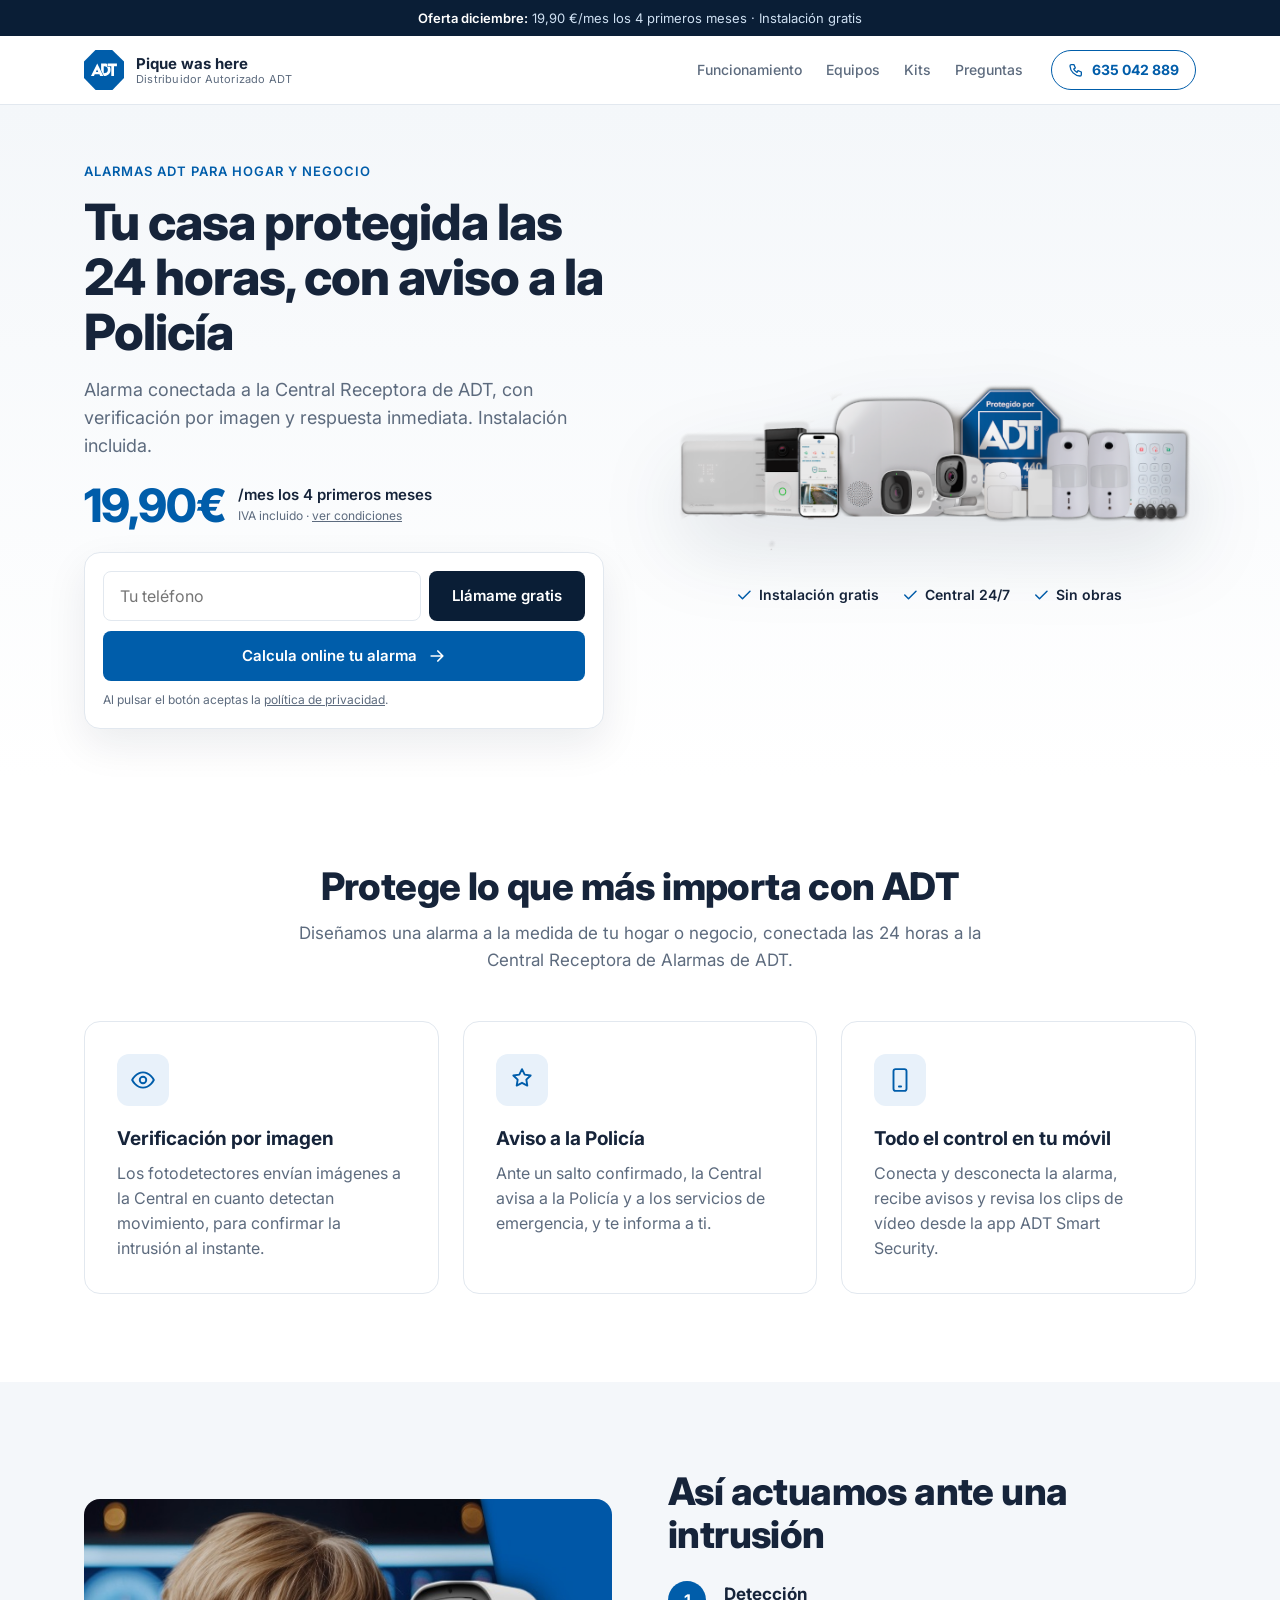
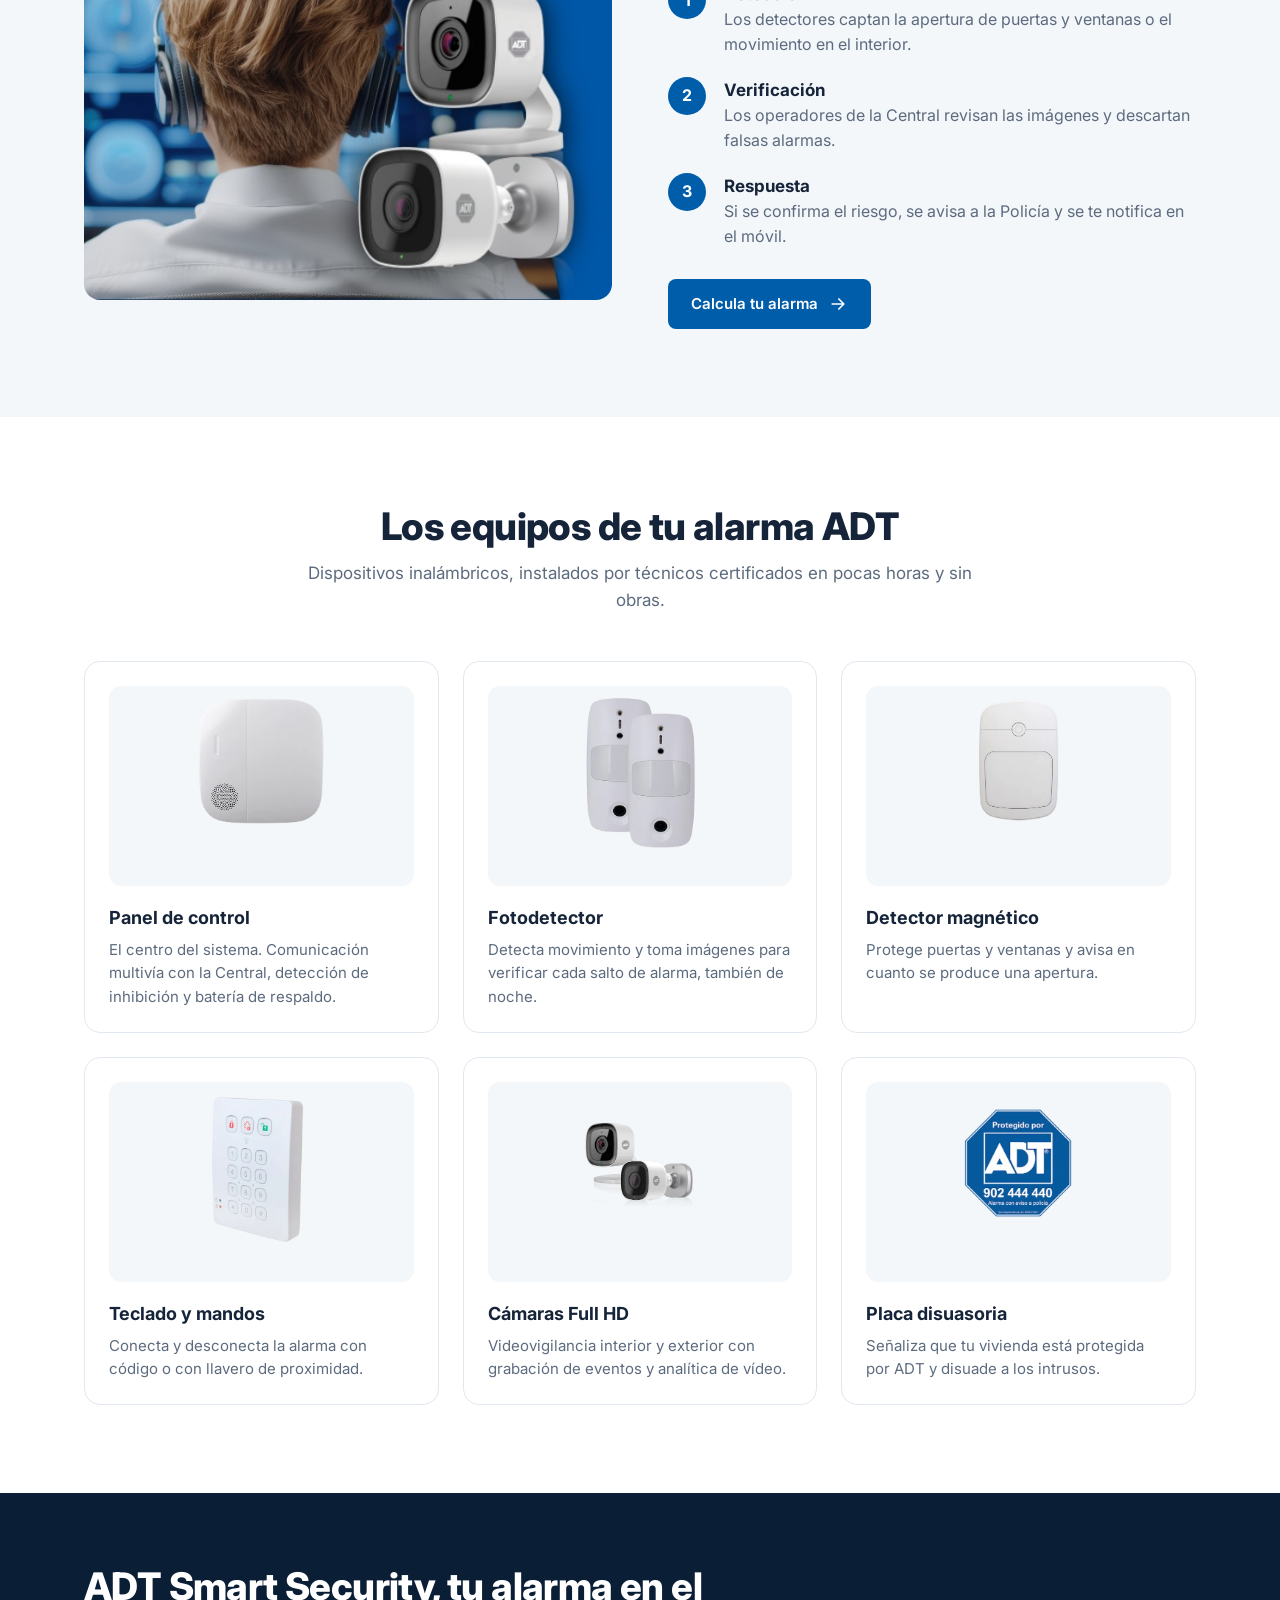
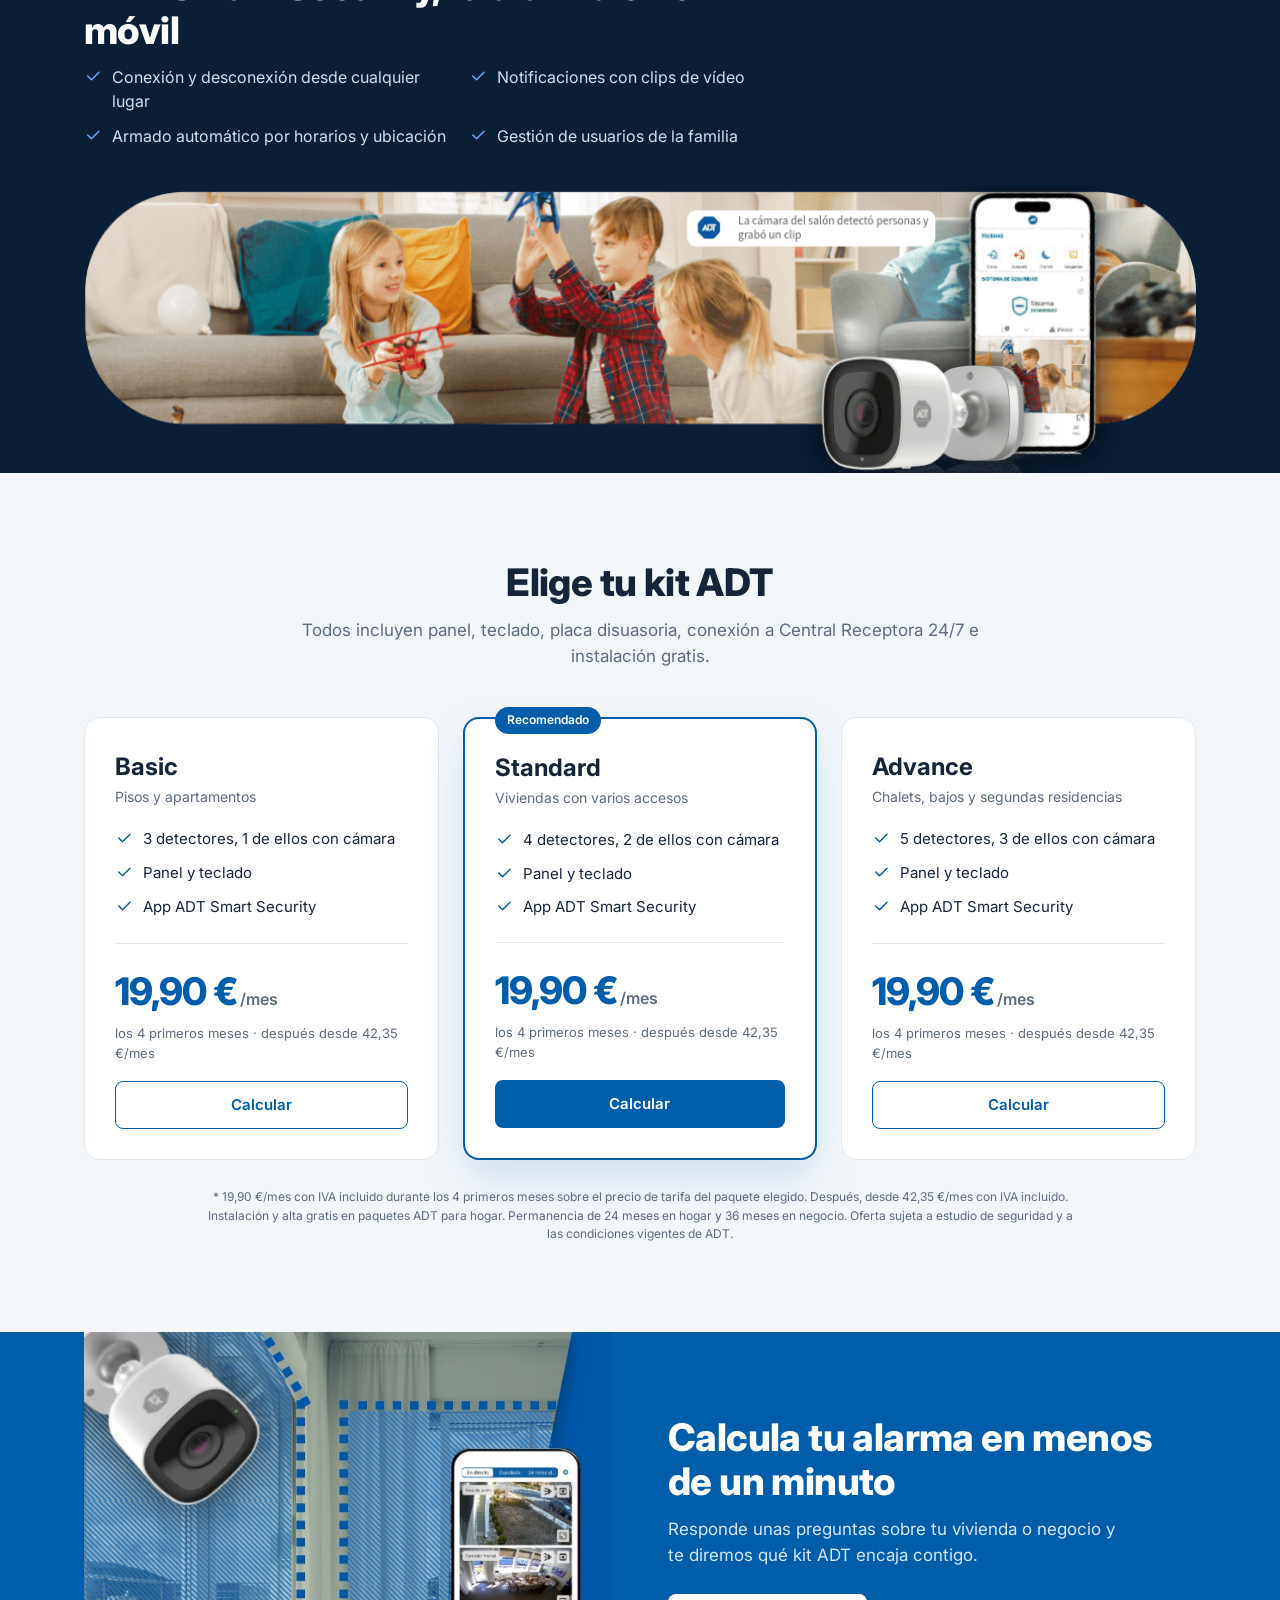
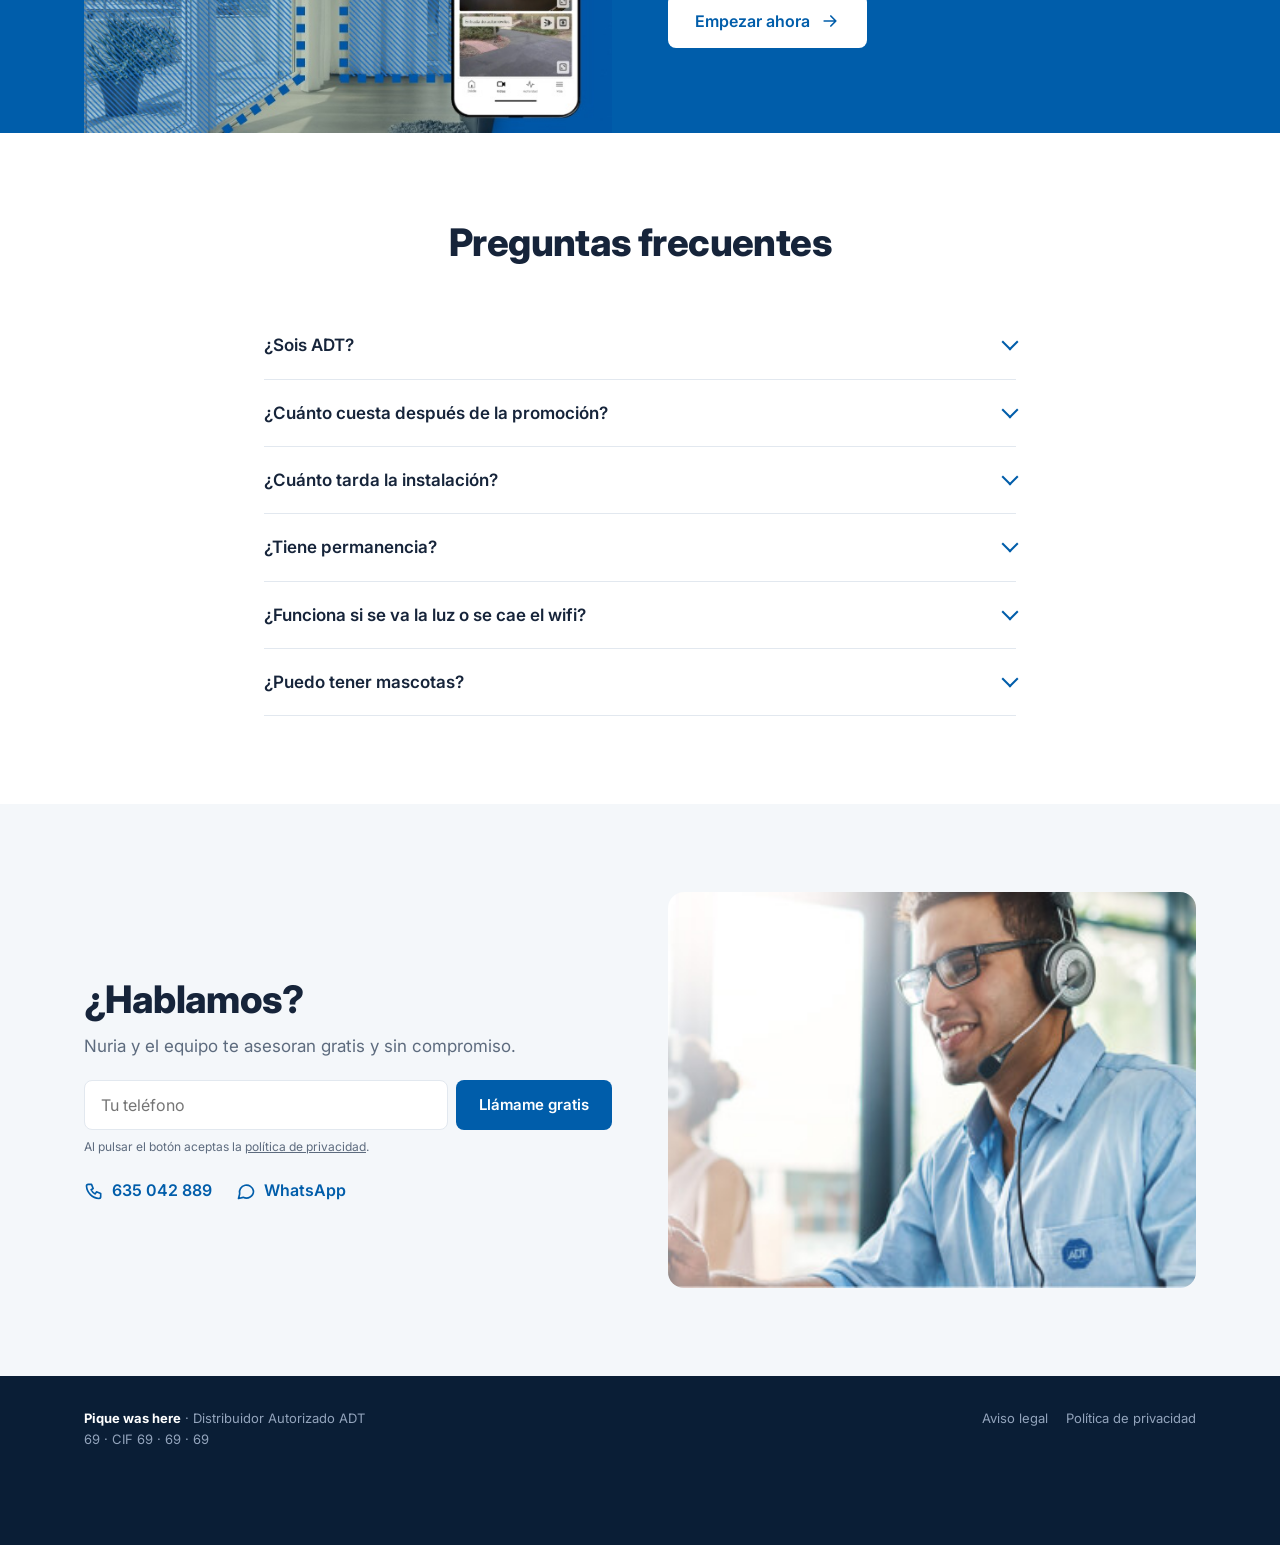
<file: index.html>
<!doctype html>
<html lang="es">
<head>
<meta charset="utf-8">
<meta name="viewport" content="width=device-width, initial-scale=1">
<title>Alarmas ADT · Distribuidor Autorizado | Calcula tu alarma</title>
<meta name="description" content="Alarmas ADT para hogar y negocio conectadas a Central Receptora 24h con aviso a Policía. Instalación gratis. Calcula tu alarma en menos de un minuto.">
<link rel="icon" href="img/logo-adt.svg">
<link rel="preconnect" href="https://fonts.googleapis.com">
<link rel="preconnect" href="https://fonts.gstatic.com" crossorigin>
<link href="https://fonts.googleapis.com/css2?family=Inter:wght@400;500;600;700;800&display=swap" rel="stylesheet">
<link rel="stylesheet" href="styles.css">
</head>
<body>

<svg width="0" height="0" style="position:absolute" aria-hidden="true">
  <symbol id="i-phone" viewBox="0 0 24 24"><path d="M5 4h4l2 5-2.5 1.5a11 11 0 0 0 5 5L15 13l5 2v4a2 2 0 0 1-2 2A16 16 0 0 1 3 6a2 2 0 0 1 2-2"/></symbol>
  <symbol id="i-wa" viewBox="0 0 24 24"><path d="M21 12a8.5 8.5 0 0 1-12.4 7.6L3 21l1.4-5.4A8.5 8.5 0 1 1 21 12z"/></symbol>
  <symbol id="i-shield" viewBox="0 0 24 24"><path d="M12 3l8 3v6c0 5-3.5 8-8 9-4.5-1-8-4-8-9V6l8-3z"/><path d="M9 12l2 2 4-4"/></symbol>
  <symbol id="i-eye" viewBox="0 0 24 24"><path d="M2 12s3.5-7 10-7 10 7 10 7-3.5 7-10 7S2 12 2 12z"/><circle cx="12" cy="12" r="3"/></symbol>
  <symbol id="i-police" viewBox="0 0 24 24"><path d="M12 2l2.5 5 5.5.8-4 3.9.9 5.5L12 14.6 7.1 17.2l.9-5.5-4-3.9 5.5-.8z"/></symbol>
  <symbol id="i-app" viewBox="0 0 24 24"><rect x="6" y="2" width="12" height="20" rx="2"/><path d="M11 18h2"/></symbol>
  <symbol id="i-signal" viewBox="0 0 24 24"><path d="M2 20h.01M7 20v-4M12 20v-8M17 20V8M22 4v16"/></symbol>
  <symbol id="i-tool" viewBox="0 0 24 24"><path d="M14.7 6.3a4 4 0 0 0-5.4 5.4L3 18l3 3 6.3-6.3a4 4 0 0 0 5.4-5.4l-2.5 2.5-2.4-.6-.6-2.4z"/></symbol>
  <symbol id="i-clock" viewBox="0 0 24 24"><circle cx="12" cy="12" r="9"/><path d="M12 7v5l3 2"/></symbol>
  <symbol id="i-check" viewBox="0 0 24 24"><path d="M5 12l5 5L20 7"/></symbol>
  <symbol id="i-arrow" viewBox="0 0 24 24"><path d="M5 12h14M13 6l6 6-6 6"/></symbol>
  <symbol id="i-back" viewBox="0 0 24 24"><path d="M19 12H5M11 6l-6 6 6 6"/></symbol>
  <symbol id="i-x" viewBox="0 0 24 24"><path d="M6 6l12 12M18 6L6 18"/></symbol>
</svg>

<div class="topbar">
  <strong>Oferta <span data-month></span>:</strong>&nbsp;<span data-cfg="ofertaPrecio"></span>&nbsp;€/mes los <span data-cfg="ofertaMeses"></span> primeros meses · Instalación gratis
</div>

<header class="header">
  <div class="wrap header-in">
    <a href="#" class="brand" aria-label="Inicio">
      <img src="img/logo-adt.svg" alt="ADT" width="40" height="40">
      <span class="brand-text">
        <strong data-cfg="nombre"></strong>
        <small>Distribuidor Autorizado ADT</small>
      </span>
    </a>
    <nav class="nav">
      <a href="#funcionamiento">Funcionamiento</a>
      <a href="#equipos">Equipos</a>
      <a href="#kits">Kits</a>
      <a href="#faq">Preguntas</a>
    </nav>
    <a class="phone-pill js-tel" href="#"><svg><use href="#i-phone"/></svg><span data-cfg="telefonoVisible"></span></a>
  </div>
</header>

<main>
<!-- HERO -->
<section class="hero">
  <div class="wrap hero-in">
    <div class="hero-copy">
      <p class="kicker">Alarmas ADT para hogar y negocio</p>
      <h1>Tu casa protegida las 24 horas, con aviso a la Policía</h1>
      <p class="lead">Alarma conectada a la Central Receptora de ADT, con verificación por imagen y respuesta inmediata. Instalación incluida.</p>
      <div class="price-line">
        <span class="price-big"><span data-cfg="ofertaPrecio"></span>€</span>
        <span class="price-txt">/mes los <span data-cfg="ofertaMeses"></span> primeros meses<br><small>IVA incluido · <a href="#condiciones">ver condiciones</a></small></span>
      </div>

      <div class="hero-card">
        <form class="callme" data-source="Cabecera" novalidate>
          <label class="sr" for="hero-tel">Teléfono</label>
          <input id="hero-tel" name="telefono" type="tel" inputmode="tel" autocomplete="tel" placeholder="Tu teléfono">
          <button class="btn btn-dark" type="submit">Llámame gratis</button>
        </form>
        <button class="btn btn-primary btn-calc js-open-calc" type="button">Calcula online tu alarma <svg><use href="#i-arrow"/></svg></button>
        <p class="legal-mini">Al pulsar el botón aceptas la <a href="privacidad.html" target="_blank">política de privacidad</a>.</p>
        <p class="form-msg" hidden></p>
      </div>
    </div>
    <div class="hero-visual">
      <img src="img/bodegon.png" alt="Equipos de alarma ADT: panel, cámaras, detectores, teclado, placa disuasoria y app" width="600" height="327">
      <ul class="hero-badges">
        <li><svg><use href="#i-check"/></svg>Instalación gratis</li>
        <li><svg><use href="#i-check"/></svg>Central 24/7</li>
        <li><svg><use href="#i-check"/></svg>Sin obras</li>
      </ul>
    </div>
  </div>
</section>

<!-- BENEFICIOS -->
<section class="section" id="funcionamiento">
  <div class="wrap">
    <div class="sec-head">
      <h2>Protege lo que más importa con ADT</h2>
      <p>Diseñamos una alarma a la medida de tu hogar o negocio, conectada las 24 horas a la Central Receptora de Alarmas de ADT.</p>
    </div>
    <div class="benefits">
      <article><span class="ico"><svg><use href="#i-eye"/></svg></span><h3>Verificación por imagen</h3><p>Los fotodetectores envían imágenes a la Central en cuanto detectan movimiento, para confirmar la intrusión al instante.</p></article>
      <article><span class="ico"><svg><use href="#i-police"/></svg></span><h3>Aviso a la Policía</h3><p>Ante un salto confirmado, la Central avisa a la Policía y a los servicios de emergencia, y te informa a ti.</p></article>
      <article><span class="ico"><svg><use href="#i-app"/></svg></span><h3>Todo el control en tu móvil</h3><p>Conecta y desconecta la alarma, recibe avisos y revisa los clips de vídeo desde la app ADT Smart Security.</p></article>
    </div>
  </div>
</section>

<!-- CÓMO FUNCIONA -->
<section class="section section-soft">
  <div class="wrap split">
    <div class="split-img"><img src="img/verificacion.jpg" alt="Verificación de alarma por vídeo en la app de ADT" loading="lazy" width="614" height="466"></div>
    <div>
      <h2>Así actuamos ante una intrusión</h2>
      <ol class="timeline">
        <li><strong>Detección</strong><span>Los detectores captan la apertura de puertas y ventanas o el movimiento en el interior.</span></li>
        <li><strong>Verificación</strong><span>Los operadores de la Central revisan las imágenes y descartan falsas alarmas.</span></li>
        <li><strong>Respuesta</strong><span>Si se confirma el riesgo, se avisa a la Policía y se te notifica en el móvil.</span></li>
      </ol>
      <button class="btn btn-primary js-open-calc" type="button">Calcula tu alarma <svg><use href="#i-arrow"/></svg></button>
    </div>
  </div>
</section>

<!-- EQUIPOS -->
<section class="section" id="equipos">
  <div class="wrap">
    <div class="sec-head">
      <h2>Los equipos de tu alarma ADT</h2>
      <p>Dispositivos inalámbricos, instalados por técnicos certificados en pocas horas y sin obras.</p>
    </div>
    <div class="devices">
      <article><div class="dimg"><img src="img/panel.webp" alt="Panel de control ADT" loading="lazy"></div><h3>Panel de control</h3><p>El centro del sistema. Comunicación multivía con la Central, detección de inhibición y batería de respaldo.</p></article>
      <article><div class="dimg"><img src="img/fotodetector.webp" alt="Fotodetector ADT con cámara" loading="lazy"></div><h3>Fotodetector</h3><p>Detecta movimiento y toma imágenes para verificar cada salto de alarma, también de noche.</p></article>
      <article><div class="dimg"><img src="img/magnetico.webp" alt="Detector magnético ADT" loading="lazy"></div><h3>Detector magnético</h3><p>Protege puertas y ventanas y avisa en cuanto se produce una apertura.</p></article>
      <article><div class="dimg"><img src="img/teclado.webp" alt="Teclado de la alarma ADT" loading="lazy"></div><h3>Teclado y mandos</h3><p>Conecta y desconecta la alarma con código o con llavero de proximidad.</p></article>
      <article><div class="dimg"><img src="img/camara.webp" alt="Cámara Full HD ADT" loading="lazy"></div><h3>Cámaras Full HD</h3><p>Videovigilancia interior y exterior con grabación de eventos y analítica de vídeo.</p></article>
      <article><div class="dimg"><img src="img/placa.webp" alt="Placa disuasoria ADT" loading="lazy"></div><h3>Placa disuasoria</h3><p>Señaliza que tu vivienda está protegida por ADT y disuade a los intrusos.</p></article>
    </div>
  </div>
</section>

<!-- APP -->
<section class="app-band">
  <div class="wrap app-in">
    <div>
      <h2>ADT Smart Security, tu alarma en el móvil</h2>
      <ul class="ticks">
        <li><svg><use href="#i-check"/></svg>Conexión y desconexión desde cualquier lugar</li>
        <li><svg><use href="#i-check"/></svg>Notificaciones con clips de vídeo</li>
        <li><svg><use href="#i-check"/></svg>Armado automático por horarios y ubicación</li>
        <li><svg><use href="#i-check"/></svg>Gestión de usuarios de la familia</li>
      </ul>
    </div>
    <img src="img/hogar-panel.png" alt="Familia en casa con cámara y app de ADT" loading="lazy" width="1100" height="285">
  </div>
</section>

<!-- KITS -->
<section class="section section-soft" id="kits">
  <div class="wrap">
    <div class="sec-head">
      <h2>Elige tu kit ADT</h2>
      <p>Todos incluyen panel, teclado, placa disuasoria, conexión a Central Receptora 24/7 e instalación gratis.</p>
    </div>
    <div class="kits">
      <article class="kit">
        <h3>Basic</h3>
        <p class="kit-sub">Pisos y apartamentos</p>
        <ul class="ticks small">
          <li><svg><use href="#i-check"/></svg>3 detectores, 1 de ellos con cámara</li>
          <li><svg><use href="#i-check"/></svg>Panel y teclado</li>
          <li><svg><use href="#i-check"/></svg>App ADT Smart Security</li>
        </ul>
        <div class="kit-price">
          <p class="kp-now"><strong><span data-cfg="ofertaPrecio"></span> €</strong>/mes</p>
          <p class="kp-note">los <span data-cfg="ofertaMeses"></span> primeros meses · después desde <span data-cfg="precioDespues"></span> €/mes</p>
        </div>
        <button class="btn btn-outline btn-block js-open-calc" type="button">Calcular</button>
      </article>
      <article class="kit featured">
        <span class="ribbon">Recomendado</span>
        <h3>Standard</h3>
        <p class="kit-sub">Viviendas con varios accesos</p>
        <ul class="ticks small">
          <li><svg><use href="#i-check"/></svg>4 detectores, 2 de ellos con cámara</li>
          <li><svg><use href="#i-check"/></svg>Panel y teclado</li>
          <li><svg><use href="#i-check"/></svg>App ADT Smart Security</li>
        </ul>
        <div class="kit-price">
          <p class="kp-now"><strong><span data-cfg="ofertaPrecio"></span> €</strong>/mes</p>
          <p class="kp-note">los <span data-cfg="ofertaMeses"></span> primeros meses · después desde <span data-cfg="precioDespues"></span> €/mes</p>
        </div>
        <button class="btn btn-primary btn-block js-open-calc" type="button">Calcular</button>
      </article>
      <article class="kit">
        <h3>Advance</h3>
        <p class="kit-sub">Chalets, bajos y segundas residencias</p>
        <ul class="ticks small">
          <li><svg><use href="#i-check"/></svg>5 detectores, 3 de ellos con cámara</li>
          <li><svg><use href="#i-check"/></svg>Panel y teclado</li>
          <li><svg><use href="#i-check"/></svg>App ADT Smart Security</li>
        </ul>
        <div class="kit-price">
          <p class="kp-now"><strong><span data-cfg="ofertaPrecio"></span> €</strong>/mes</p>
          <p class="kp-note">los <span data-cfg="ofertaMeses"></span> primeros meses · después desde <span data-cfg="precioDespues"></span> €/mes</p>
        </div>
        <button class="btn btn-outline btn-block js-open-calc" type="button">Calcular</button>
      </article>
    </div>
    <p class="fineprint" id="condiciones" data-cfg="condiciones"></p>
  </div>
</section>

<!-- CALCULADORA BANDA -->
<section class="calc-band">
  <div class="wrap calc-band-in">
    <img src="img/perimetral.jpg" alt="Protección perimetral de una vivienda con ADT" loading="lazy" width="614" height="466">
    <div>
      <h2>Calcula tu alarma en menos de un minuto</h2>
      <p>Responde unas preguntas sobre tu vivienda o negocio y te diremos qué kit ADT encaja contigo.</p>
      <button class="btn btn-white btn-lg js-open-calc" type="button">Empezar ahora <svg><use href="#i-arrow"/></svg></button>
    </div>
  </div>
</section>

<!-- FAQ -->
<section class="section" id="faq">
  <div class="wrap narrow">
    <div class="sec-head"><h2>Preguntas frecuentes</h2></div>
    <details><summary>¿Sois ADT?</summary><p>Somos <strong data-cfg="nombre"></strong>, distribuidor autorizado de ADT. Comercializamos alarmas ADT con los equipos, el contrato y la Central Receptora oficiales de ADT, con asesoramiento personalizado.</p></details>
    <details><summary>¿Cuánto cuesta después de la promoción?</summary><p>Tras los meses promocionales se aplica la tarifa del kit elegido, desde 42,35 €/mes con IVA en hogar. Te damos el precio exacto por escrito antes de contratar.</p></details>
    <details><summary>¿Cuánto tarda la instalación?</summary><p>Unas pocas horas y sin obras, porque los equipos son inalámbricos. Normalmente instalamos en 24-72 horas desde la contratación.</p></details>
    <details><summary>¿Tiene permanencia?</summary><p data-cfg="permanencia"></p></details>
    <details><summary>¿Funciona si se va la luz o se cae el wifi?</summary><p>Sí. El panel tiene batería de respaldo y comunicación multivía con la Central, independiente de tu wifi, además de detección de inhibidores.</p></details>
    <details><summary>¿Puedo tener mascotas?</summary><p>Sí. Hay detectores compatibles con mascotas para que puedas dejar la alarma conectada sin falsos saltos.</p></details>
  </div>
</section>

<!-- CONTACTO -->
<section class="contact" id="contacto">
  <div class="wrap contact-in">
    <div>
      <h2>¿Hablamos?</h2>
      <p><span data-cfg="asesor"></span> y el equipo te asesoran gratis y sin compromiso.</p>
      <form class="callme light" data-source="Pie" novalidate>
        <label class="sr" for="foot-tel">Teléfono</label>
        <input id="foot-tel" name="telefono" type="tel" inputmode="tel" autocomplete="tel" placeholder="Tu teléfono">
        <button class="btn btn-primary" type="submit">Llámame gratis</button>
      </form>
      <p class="legal-mini">Al pulsar el botón aceptas la <a href="privacidad.html" target="_blank">política de privacidad</a>.</p>
      <p class="form-msg" hidden></p>
      <div class="contact-alt">
        <a class="js-tel" href="#"><svg><use href="#i-phone"/></svg><span data-cfg="telefonoVisible"></span></a>
        <a class="js-wa" href="#"><svg><use href="#i-wa"/></svg>WhatsApp</a>
      </div>
    </div>
    <div class="contact-img"><img src="img/contacto.jpg" alt="Asesor de seguridad ADT atendiendo una llamada" loading="lazy" width="1100" height="246"></div>
  </div>
</section>
</main>

<footer class="footer">
  <div class="wrap footer-in">
    <div>
      <strong data-cfg="nombre"></strong> · Distribuidor Autorizado ADT
      <p data-cfg="legal"></p>
    </div>
    <nav>
      <a href="aviso-legal.html">Aviso legal</a>
      <a href="privacidad.html">Política de privacidad</a>
    </nav>
  </div>
</footer>

<div class="sticky-cta">
  <a class="btn btn-dark js-tel" href="#"><svg><use href="#i-phone"/></svg>Llamar</a>
  <button class="btn btn-primary js-open-calc" type="button">Calcula online</button>
</div>

<!-- CALCULADORA -->
<div class="calc" id="calc" role="dialog" aria-modal="true" aria-labelledby="calc-q" hidden>
  <div class="calc-box">
    <div class="calc-top">
      <img src="img/logo-adt.svg" alt="ADT" width="32" height="32">
      <div class="calc-steps">
        <span data-phase="0">Inmueble</span><span data-phase="1">Seguridad</span><span data-phase="2">Estudio</span>
      </div>
      <span class="calc-time"><svg><use href="#i-clock"/></svg>30"</span>
      <button class="calc-close" type="button" aria-label="Cerrar"><svg><use href="#i-x"/></svg></button>
    </div>
    <div class="calc-bar"><i></i></div>
    <div class="calc-body">
      <button class="calc-back" type="button" hidden><svg><use href="#i-back"/></svg>Atrás</button>
      <h2 id="calc-q"></h2>
      <div class="calc-opts"></div>
    </div>
  </div>
</div>

<script src="config.js"></script>
<script src="main.js"></script>
</body>
</html>
</file>
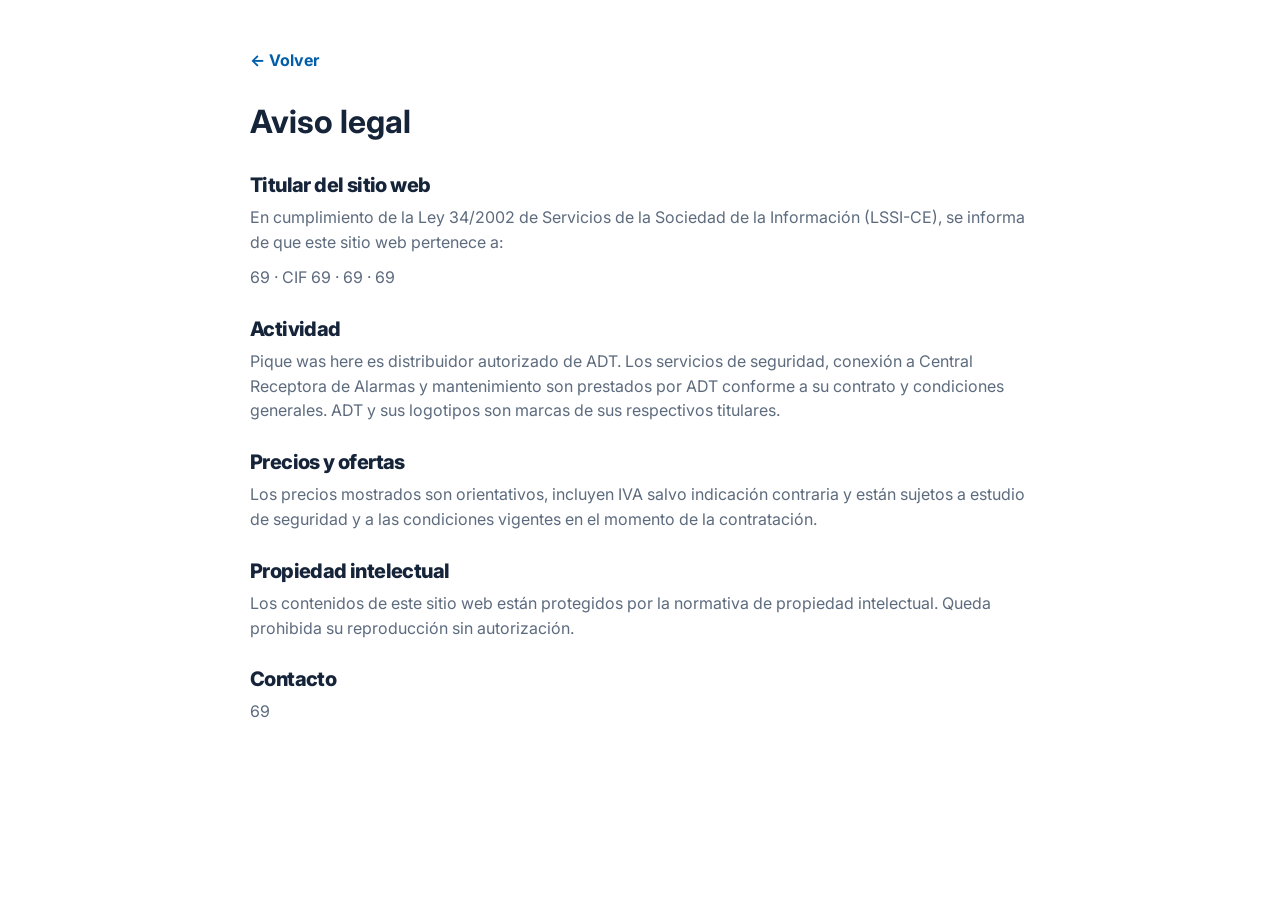
<file: aviso-legal.html>
<!doctype html>
<html lang="es">
<head>
<meta charset="utf-8">
<meta name="viewport" content="width=device-width, initial-scale=1">
<title>Aviso legal</title>
<meta name="robots" content="noindex">
<link href="https://fonts.googleapis.com/css2?family=Inter:wght@400;600;800&display=swap" rel="stylesheet">
<link rel="stylesheet" href="styles.css">
</head>
<body>
<main class="legal">
  <a class="back" href="index.html">← Volver</a>
  <h1>Aviso legal</h1>
  <h2>Titular del sitio web</h2>
  <p>En cumplimiento de la Ley 34/2002 de Servicios de la Sociedad de la Información (LSSI-CE), se informa de que este sitio web pertenece a:</p>
  <p data-cfg="legal"></p>
  <h2>Actividad</h2>
  <p><span data-cfg="nombre"></span> es distribuidor autorizado de ADT. Los servicios de seguridad, conexión a Central Receptora de Alarmas y mantenimiento son prestados por ADT conforme a su contrato y condiciones generales. ADT y sus logotipos son marcas de sus respectivos titulares.</p>
  <h2>Precios y ofertas</h2>
  <p>Los precios mostrados son orientativos, incluyen IVA salvo indicación contraria y están sujetos a estudio de seguridad y a las condiciones vigentes en el momento de la contratación.</p>
  <h2>Propiedad intelectual</h2>
  <p>Los contenidos de este sitio web están protegidos por la normativa de propiedad intelectual. Queda prohibida su reproducción sin autorización.</p>
  <h2>Contacto</h2>
  <p><span data-cfg="email"></span></p>
</main>
<script src="config.js"></script>
<script>document.querySelectorAll("[data-cfg]").forEach(function(e){e.textContent=CONFIG[e.getAttribute("data-cfg")]});</script>
</body>
</html>
</file>
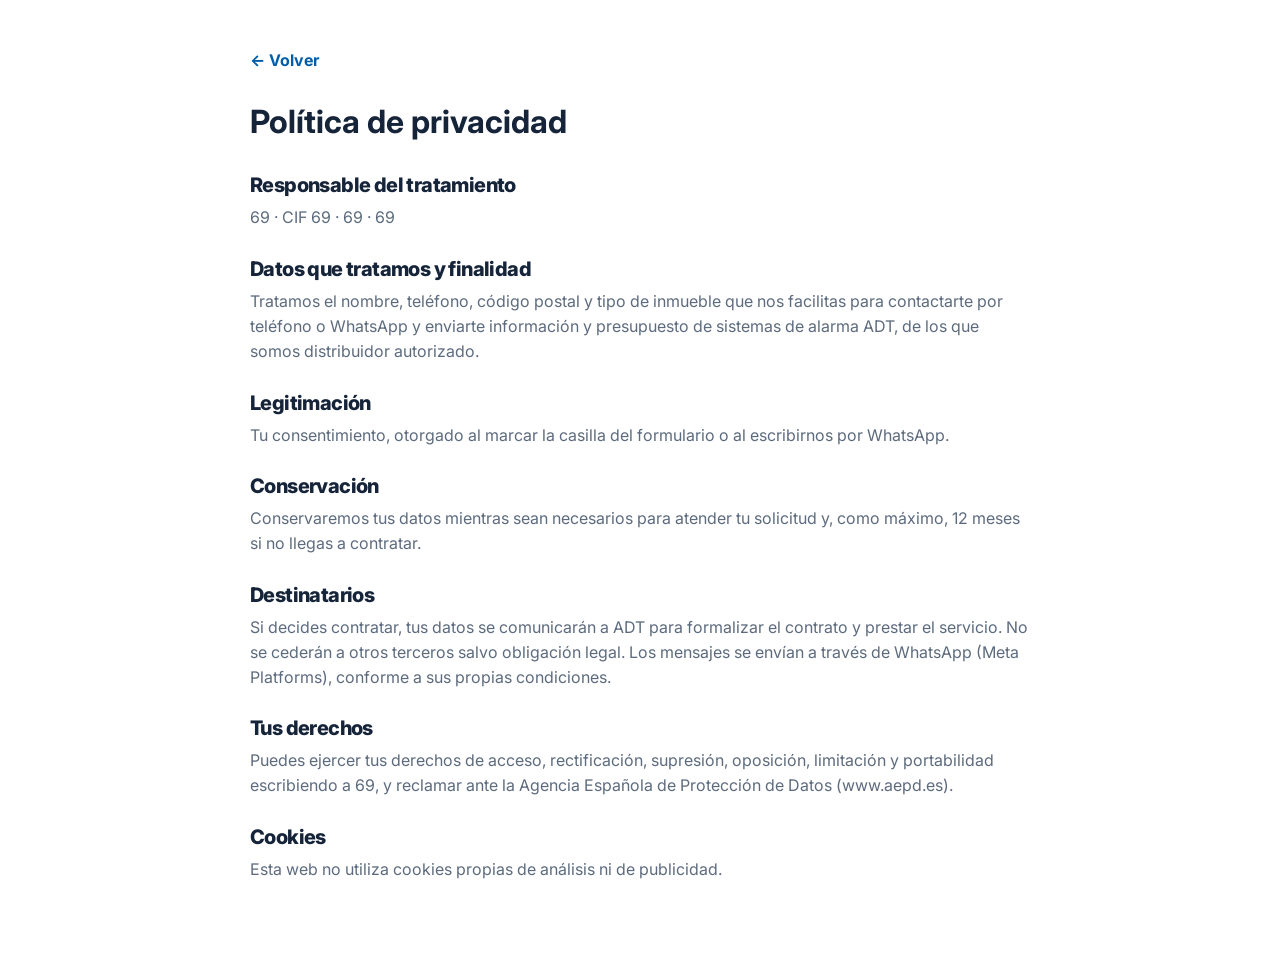
<file: privacidad.html>
<!doctype html>
<html lang="es">
<head>
<meta charset="utf-8">
<meta name="viewport" content="width=device-width, initial-scale=1">
<title>Política de privacidad</title>
<meta name="robots" content="noindex">
<link href="https://fonts.googleapis.com/css2?family=Inter:wght@400;600;800&display=swap" rel="stylesheet">
<link rel="stylesheet" href="styles.css">
</head>
<body>
<main class="legal">
  <a class="back" href="index.html">← Volver</a>
  <h1>Política de privacidad</h1>
  <h2>Responsable del tratamiento</h2>
  <p data-cfg="legal"></p>
  <h2>Datos que tratamos y finalidad</h2>
  <p>Tratamos el nombre, teléfono, código postal y tipo de inmueble que nos facilitas para contactarte por teléfono o WhatsApp y enviarte información y presupuesto de sistemas de alarma ADT, de los que somos distribuidor autorizado.</p>
  <h2>Legitimación</h2>
  <p>Tu consentimiento, otorgado al marcar la casilla del formulario o al escribirnos por WhatsApp.</p>
  <h2>Conservación</h2>
  <p>Conservaremos tus datos mientras sean necesarios para atender tu solicitud y, como máximo, 12 meses si no llegas a contratar.</p>
  <h2>Destinatarios</h2>
  <p>Si decides contratar, tus datos se comunicarán a ADT para formalizar el contrato y prestar el servicio. No se cederán a otros terceros salvo obligación legal. Los mensajes se envían a través de WhatsApp (Meta Platforms), conforme a sus propias condiciones.</p>
  <h2>Tus derechos</h2>
  <p>Puedes ejercer tus derechos de acceso, rectificación, supresión, oposición, limitación y portabilidad escribiendo a <span data-cfg="email"></span>, y reclamar ante la Agencia Española de Protección de Datos (www.aepd.es).</p>
  <h2>Cookies</h2>
  <p>Esta web no utiliza cookies propias de análisis ni de publicidad.</p>
</main>
<script src="config.js"></script>
<script>document.querySelectorAll("[data-cfg]").forEach(function(e){e.textContent=CONFIG[e.getAttribute("data-cfg")]});</script>
</body>
</html>
</file>
<file: styles.css>
:root{
  --blue:#005daa; --blue-d:#00457f; --blue-l:#e8f1fa; --navy:#0a1e36; --ink:#16243a; --muted:#5d6b7e;
  --soft:#f4f7fa; --line:#e2e8ef; --red:#d92d2d; --r:12px;
}
*{box-sizing:border-box;margin:0;padding:0}
html{scroll-behavior:smooth}
body{font-family:Inter,system-ui,-apple-system,Segoe UI,Roboto,sans-serif;color:var(--ink);background:#fff;line-height:1.55;-webkit-font-smoothing:antialiased;overflow-x:hidden}
body.noscroll{overflow:hidden}
a{color:inherit;text-decoration:none}
img{display:block;max-width:100%;height:auto}
svg{width:20px;height:20px;fill:none;stroke:currentColor;stroke-width:2;stroke-linecap:round;stroke-linejoin:round;flex:none}
.sr{position:absolute;width:1px;height:1px;overflow:hidden;clip:rect(0 0 0 0)}
.wrap{max-width:1160px;margin:0 auto;padding:0 24px}
.narrow{max-width:800px}

/* Botones */
.btn{display:inline-flex;align-items:center;justify-content:center;gap:10px;padding:14px 22px;border-radius:8px;font-weight:600;font-size:15px;line-height:1.2;font-family:inherit;border:1.5px solid transparent;cursor:pointer;transition:background .15s,border-color .15s,color .15s;text-align:center}
.btn-primary{background:var(--blue);color:#fff}
.btn-primary:hover{background:var(--blue-d)}
.btn-dark{background:var(--navy);color:#fff}
.btn-dark:hover{background:#000}
.btn-outline{background:#fff;color:var(--blue);border-color:var(--blue)}
.btn-outline:hover{background:var(--blue-l)}
.btn-white{background:#fff;color:var(--blue)}
.btn-white:hover{background:var(--blue-l)}
.btn-lg{padding:16px 26px;font-size:16px}
.btn-block{width:100%}

/* Topbar + header */
.topbar{background:var(--navy);color:#cfe0f2;font-size:13px;text-align:center;padding:8px 16px}
.topbar strong{color:#fff;font-weight:600}
.header{position:sticky;top:0;z-index:40;background:#fff;border-bottom:1px solid var(--line)}
.header-in{display:flex;align-items:center;gap:28px;height:68px}
.brand{display:flex;align-items:center;gap:12px;min-width:0}
.brand-text{display:flex;flex-direction:column;line-height:1.2;min-width:0}
.brand-text strong{font-size:15px;white-space:nowrap;overflow:hidden;text-overflow:ellipsis}
.brand-text small{font-size:11px;color:var(--muted);letter-spacing:.2px}
.nav{display:flex;gap:24px;margin-left:auto;font-size:14px;font-weight:500;color:var(--muted)}
.nav a:hover{color:var(--blue)}
.phone-pill{display:inline-flex;align-items:center;gap:8px;border:1.5px solid var(--blue);color:var(--blue);border-radius:999px;padding:8px 16px;font-weight:700;font-size:14px;white-space:nowrap}
.phone-pill svg{width:16px;height:16px}

/* Hero */
.hero{background:linear-gradient(180deg,var(--soft) 0,#fff 100%);padding:56px 0 48px;overflow:hidden}
.hero-in{display:grid;grid-template-columns:1fr 1fr;gap:40px;align-items:center}
.hero-in>*{min-width:0}
.kicker{font-size:13px;font-weight:600;color:var(--blue);text-transform:uppercase;letter-spacing:1px;margin-bottom:14px}
.hero h1{font-size:clamp(32px,4.4vw,50px);line-height:1.1;letter-spacing:-1px;font-weight:800;margin-bottom:16px}
.lead{font-size:18px;color:var(--muted);max-width:520px;margin-bottom:22px}
.price-line{display:flex;align-items:center;gap:12px;margin-bottom:24px}
.price-big{font-size:46px;font-weight:800;color:var(--blue);letter-spacing:-1px;line-height:1}
.price-txt{font-size:15px;font-weight:600;line-height:1.35}
.price-txt small{font-weight:400;color:var(--muted);font-size:12px}
.price-txt a{text-decoration:underline}
.hero-card{background:#fff;border:1px solid var(--line);border-radius:16px;padding:18px;box-shadow:0 16px 40px rgba(10,30,54,.08);max-width:520px;display:flex;flex-direction:column;gap:10px}
.callme{display:flex;gap:8px}
.callme input{flex:1;min-width:0;font-size:16px;font-family:inherit;padding:14px 16px;border:1.5px solid var(--line);border-radius:8px;color:var(--ink)}
.callme input:focus{outline:none;border-color:var(--blue)}
.btn-calc{width:100%}
.legal-mini{font-size:12px;color:var(--muted)}
.legal-mini a{text-decoration:underline}
.form-msg{font-size:14px;font-weight:600;color:#1a7f37}
.form-msg.error{color:var(--red)}
.hero-visual{position:relative}
.hero-visual img{width:100%;max-width:620px;margin:0 auto;filter:drop-shadow(0 30px 40px rgba(10,30,54,.12))}
.hero-badges{list-style:none;display:flex;flex-wrap:wrap;justify-content:center;gap:10px 22px;margin-top:10px;font-size:14px;font-weight:600}
.hero-badges li{display:flex;align-items:center;gap:6px}
.hero-badges svg{color:var(--blue);width:18px;height:18px}

/* Secciones */
.section{padding:88px 0}
.section-soft{background:var(--soft)}
.sec-head{text-align:center;max-width:700px;margin:0 auto 48px}
h2{font-size:clamp(26px,3.2vw,38px);line-height:1.15;letter-spacing:-.6px;font-weight:800;margin-bottom:12px}
.sec-head p{color:var(--muted);font-size:17px}

.benefits{display:grid;grid-template-columns:repeat(3,1fr);gap:24px}
.benefits article{padding:32px;border:1px solid var(--line);border-radius:16px}
.ico{width:52px;height:52px;border-radius:12px;background:var(--blue-l);color:var(--blue);display:grid;place-items:center;margin-bottom:18px}
.ico svg{width:26px;height:26px;stroke-width:1.75}
.benefits h3{font-size:19px;margin-bottom:8px}
.benefits p{color:var(--muted)}

.split{display:grid;grid-template-columns:1fr 1fr;gap:56px;align-items:center}
.split>*{min-width:0}
.split-img img{border-radius:16px;width:100%}
.timeline{list-style:none;counter-reset:s;margin:24px 0 30px;display:flex;flex-direction:column;gap:20px}
.timeline li{counter-increment:s;position:relative;padding-left:56px}
.timeline li:before{content:counter(s);position:absolute;left:0;top:0;width:38px;height:38px;border-radius:50%;background:var(--blue);color:#fff;font-weight:700;display:grid;place-items:center}
.timeline strong{display:block;font-size:17px}
.timeline span{color:var(--muted)}

.devices{display:grid;grid-template-columns:repeat(3,1fr);gap:24px}
.devices article{border:1px solid var(--line);border-radius:16px;padding:24px;transition:box-shadow .2s}
.devices article:hover{box-shadow:0 14px 34px rgba(10,30,54,.08)}
.dimg{height:200px;background:var(--soft);border-radius:12px;display:grid;place-items:center;margin-bottom:18px;overflow:hidden}
.dimg img{max-height:180px;width:auto;object-fit:contain}
.devices h3{font-size:18px;margin-bottom:6px}
.devices p{color:var(--muted);font-size:15px}

.app-band{background:var(--navy);color:#fff;padding:72px 0 0;overflow:hidden}
.app-in{display:flex;flex-direction:column;gap:36px}
.app-in h2{max-width:640px}
.app-in img{width:100%}
.ticks{list-style:none;display:grid;gap:10px}
.app-band .ticks{grid-template-columns:1fr 1fr;color:#cfe0f2;max-width:760px}
.ticks li{display:flex;gap:10px;align-items:flex-start}
.ticks svg{color:#5fb0ff;margin-top:2px;width:18px;height:18px}
.ticks.small li{font-size:15px}
.kit .ticks svg{color:var(--blue)}

.kits{display:grid;grid-template-columns:repeat(3,1fr);gap:24px;align-items:stretch}
.kit{background:#fff;border:1px solid var(--line);border-radius:16px;padding:30px;display:flex;flex-direction:column;position:relative}
.kit.featured{border:2px solid var(--blue);box-shadow:0 20px 44px rgba(0,93,170,.14)}
.ribbon{position:absolute;top:-12px;left:30px;background:var(--blue);color:#fff;font-size:12px;font-weight:600;padding:4px 12px;border-radius:999px}
.kit h3{font-size:24px}
.kit-sub{color:var(--muted);font-size:14px;margin-bottom:20px}
.kit .ticks{flex:1;margin-bottom:24px}
.kit-price{border-top:1px solid var(--line);padding-top:18px;margin-bottom:18px}
.kp-now{font-size:16px;font-weight:600;color:var(--muted);white-space:nowrap}
.kp-now strong{font-size:38px;font-weight:800;color:var(--blue);letter-spacing:-1px;margin-right:2px}
.kp-note{font-size:13px;color:var(--muted);margin-top:2px}
.fineprint{font-size:12px;color:var(--muted);margin:28px auto 0;max-width:880px;text-align:center}

.calc-band{background:var(--blue);color:#fff;padding:0}
.calc-band-in{display:grid;grid-template-columns:1fr 1fr;align-items:center;gap:56px}
.calc-band-in>*{min-width:0}
.calc-band img{height:100%;width:100%;object-fit:cover;max-height:420px}
.calc-band p{color:#d6e7f7;font-size:17px;margin-bottom:26px;max-width:460px}
.calc-band-in>div{padding:56px 0}

details{border-bottom:1px solid var(--line);padding:20px 0}
summary{font-weight:600;font-size:17px;cursor:pointer;list-style:none;display:flex;justify-content:space-between;gap:16px}
summary::-webkit-details-marker{display:none}
summary:after{content:"";width:10px;height:10px;border-right:2px solid var(--blue);border-bottom:2px solid var(--blue);transform:rotate(45deg);margin-top:4px;flex:none;transition:transform .2s}
details[open] summary:after{transform:rotate(-135deg);margin-top:10px}
details p{color:var(--muted);margin-top:10px}

.contact{background:var(--soft);padding:88px 0}
.contact-in{display:grid;grid-template-columns:1fr 1fr;gap:56px;align-items:center}
.contact-in>*{min-width:0}
.contact-img{border-radius:16px;overflow:hidden;aspect-ratio:4/3}
.contact-img img{width:100%;height:100%;object-fit:cover;object-position:80% center}
.contact p{color:var(--muted);font-size:17px;margin-bottom:20px}
.contact .legal-mini{font-size:12px;margin:8px 0 0}
.contact-alt{display:flex;gap:24px;margin-top:22px;font-weight:600;color:var(--blue)}
.contact-alt a{display:flex;align-items:center;gap:8px}

.footer{background:var(--navy);color:#93a4bc;font-size:13px;padding:32px 0 96px}
.footer-in{display:flex;justify-content:space-between;gap:20px;flex-wrap:wrap}
.footer strong{color:#fff}
.footer nav{display:flex;gap:18px}
.footer nav a:hover{color:#fff}

.sticky-cta{display:none}

/* Calculadora */
.calc{position:fixed;inset:0;z-index:100;background:rgba(10,30,54,.55);display:flex;align-items:center;justify-content:center;padding:20px}
.calc[hidden]{display:none}
.calc-box{background:#fff;border-radius:18px;width:100%;max-width:640px;max-height:100%;overflow:auto;box-shadow:0 30px 80px rgba(0,0,0,.3)}
.calc-top{display:flex;align-items:center;gap:16px;padding:16px 20px}
.calc-steps{display:flex;gap:6px;flex:1;font-size:12px;color:var(--muted)}
.calc-steps span{flex:1;border-top:3px solid var(--line);padding-top:6px}
.calc-steps span.on{border-color:var(--blue);color:var(--ink);font-weight:600}
.calc-time{display:flex;align-items:center;gap:4px;font-size:13px;font-weight:600;color:var(--muted)}
.calc-time svg{width:16px;height:16px}
.calc-close{background:none;border:0;cursor:pointer;color:var(--muted);padding:4px}
.calc-bar{height:3px;background:var(--soft)}
.calc-bar i{display:block;height:100%;background:var(--blue);transition:width .3s}
.calc-body{padding:28px 32px 36px}
.calc-back{display:inline-flex;align-items:center;gap:6px;background:none;border:0;color:var(--blue);font-weight:600;font-size:14px;font-family:inherit;cursor:pointer;margin-bottom:12px}
.calc-back svg{width:16px;height:16px}
.calc-back[hidden]{display:none}
.calc-body h2{font-size:26px;margin-bottom:22px}
.calc-opts{display:grid;gap:10px}
.opt{display:flex;justify-content:space-between;align-items:center;gap:12px;width:100%;text-align:left;background:#fff;border:1.5px solid var(--line);border-radius:10px;padding:18px 20px;font-weight:600;font-size:16px;font-family:inherit;color:var(--ink);cursor:pointer;transition:border-color .15s,background .15s}
.opt svg{color:var(--blue);opacity:.5}
.opt:hover,.opt:focus-visible,.opt.sel{border-color:var(--blue);background:var(--blue-l);outline:none}
.opt:hover svg{opacity:1}
.calc-form input[type=text],.calc-form input[type=tel]{font-size:16px;font-family:inherit;padding:15px 16px;border:1.5px solid var(--line);border-radius:10px;width:100%}
.calc-form input:focus{outline:none;border-color:var(--blue)}
.check{display:flex;gap:10px;align-items:flex-start;font-size:14px;color:var(--muted)}
.check input{width:18px;height:18px;margin-top:2px;flex:none}
.check a{color:var(--blue);text-decoration:underline}
.result{display:flex;gap:18px;align-items:center;background:var(--soft);border-radius:12px;padding:16px}
.result img{width:110px;height:90px;object-fit:contain;flex:none}
.result small{color:var(--muted);font-size:13px}
.result strong{display:block;font-size:22px;color:var(--blue)}
.result p{font-size:14px;color:var(--muted)}
.result .result-price{color:var(--ink);font-weight:700;font-size:16px;margin-top:4px}
.result-price span{font-weight:400;color:var(--muted);font-size:13px}
.calc-note{font-size:15px;color:var(--muted);margin-top:6px}

@media (max-width:960px){
  .nav{display:none}
  .phone-pill{margin-left:auto}
  .hero-in,.split,.calc-band-in{grid-template-columns:1fr}
  .benefits,.devices,.kits{grid-template-columns:1fr 1fr}
  .calc-band-in>div{padding:0 0 56px}
  .contact-in{grid-template-columns:1fr}
  .contact-img{aspect-ratio:16/9}
}
@media (max-width:640px){
  .wrap{padding:0 16px}
  .brand-text strong{font-size:14px}
  .phone-pill{padding:8px 12px}
  .phone-pill span{display:none}
  .hero{padding:32px 0 36px}
  .lead{font-size:16px}
  .price-big{font-size:38px}
  .callme{flex-direction:column}
  .benefits,.devices,.kits{grid-template-columns:1fr}
  .app-band .ticks{grid-template-columns:1fr}
  .section{padding:60px 0}
  .contact{padding:60px 0}
  .calc{padding:0;align-items:stretch}
  .calc-box{border-radius:0;max-height:none;height:100%}
  .calc-body{padding:22px 18px 32px}
  .calc-body h2{font-size:22px}
  .calc-steps span{font-size:11px}
  .result img{width:80px}
  .sticky-cta{display:grid;grid-template-columns:1fr 1fr;gap:10px;position:fixed;left:0;right:0;bottom:0;z-index:50;padding:10px 16px calc(10px + env(safe-area-inset-bottom));background:#fff;border-top:1px solid var(--line);box-shadow:0 -6px 20px rgba(0,0,0,.06)}
}

/* Páginas legales */
.legal{max-width:820px;margin:0 auto;padding:48px 20px 80px}
.legal h1{font-size:32px;margin-bottom:20px}
.legal h2{font-size:20px;margin:28px 0 8px}
.legal p{color:var(--muted);margin-bottom:10px}
.legal .back{color:var(--blue);font-weight:700;display:inline-block;margin-bottom:24px}
</file>
